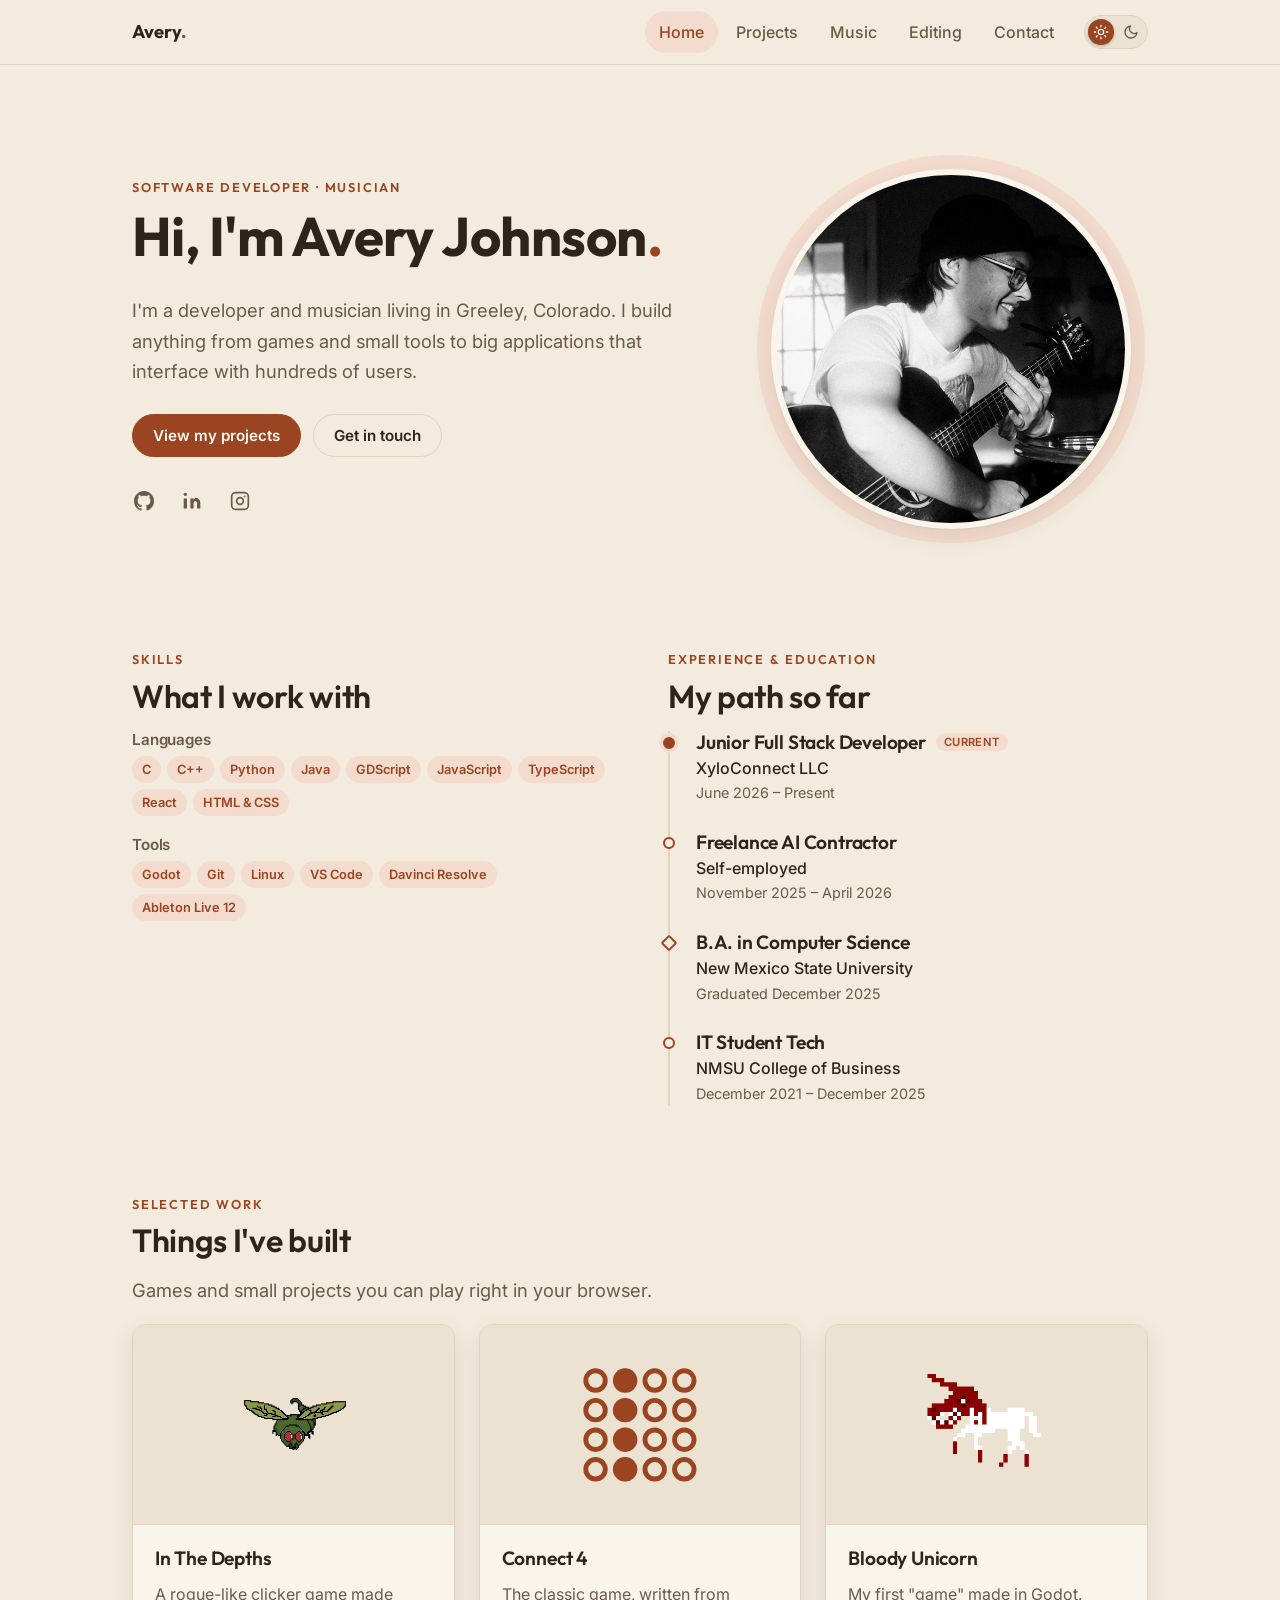
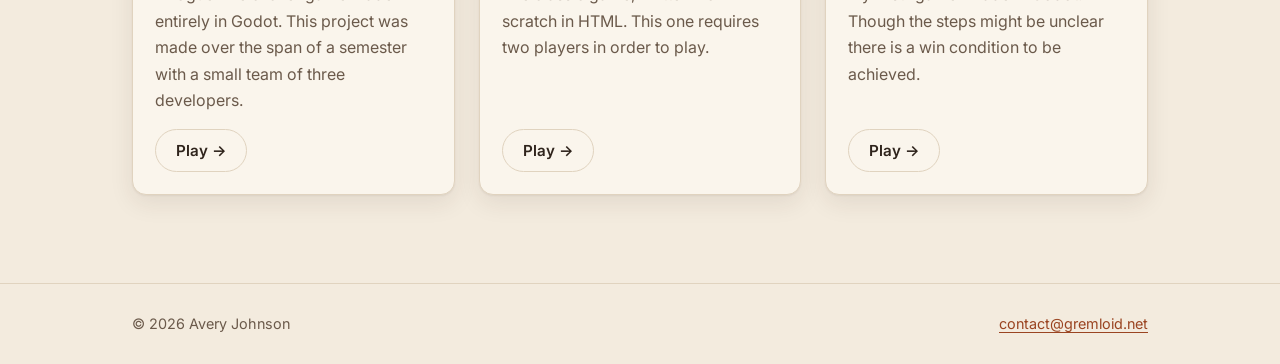
<file: index.html>
<!DOCTYPE html>
<html lang="en">
    <head>
        <meta charset="UTF-8">
        <meta name="viewport" content="width=device-width, initial-scale=1">
        <title>Avery Johnson — Software Developer &amp; Musician</title>
        <meta name="description" content="Portfolio of Avery Johnson, a software developer and musician living in Greeley, Colorado.">

        <!-- Social share previews -->
        <meta property="og:type" content="website">
        <meta property="og:title" content="Avery Johnson — Software Developer &amp; Musician">
        <meta property="og:description" content="Software developer and musician living in Greeley, Colorado.">
        <meta property="og:url" content="https://gremloid.net/">
        <meta property="og:image" content="https://gremloid.net/img/me-640.jpg">

        <link rel="icon" href="favicon.svg?v=2" type="image/svg+xml">
        <link rel="preconnect" href="https://fonts.googleapis.com">
        <link rel="preconnect" href="https://fonts.gstatic.com" crossorigin>
        <link rel="stylesheet" href="https://fonts.googleapis.com/css2?family=Inter:wght@400;500;600&family=Outfit:wght@500;600;700&display=swap">
        <link rel="stylesheet" href="css/style.css?v=5">
        <script src="js/theme.js?v=2"></script>
    </head>

    <body>
        <a class="skip-link" href="#main">Skip to content</a>

        <header class="site-header">
            <nav class="nav container" aria-label="Main">
                <a class="brand" href="index.html">Avery<span>.</span></a>
                <ul class="nav-links" id="nav-links">
                    <li><a href="index.html" aria-current="page">Home</a></li>
                    <li><a href="projects.html">Projects</a></li>
                    <li><a href="music.html">Music</a></li>
                    <li><a href="editing.html">Editing</a></li>
                    <li><a href="contact.html">Contact</a></li>
                </ul>
                <button class="theme-toggle" type="button" role="switch" aria-checked="false" aria-label="Dark mode" title="Switch to dark mode"><span class="theme-toggle-thumb"></span><svg class="theme-icon sun" viewBox="0 0 24 24" aria-hidden="true"><circle cx="12" cy="12" r="4"/><path d="M12 2v2M12 20v2M4.93 4.93l1.41 1.41M17.66 17.66l1.41 1.41M2 12h2M20 12h2M4.93 19.07l1.41-1.41M17.66 6.34l1.41-1.41"/></svg><svg class="theme-icon moon" viewBox="0 0 24 24" aria-hidden="true"><path d="M21 12.79A9 9 0 1 1 11.21 3 7 7 0 0 0 21 12.79z"/></svg></button>
                <button class="icon-button menu-toggle" type="button" aria-label="Menu" aria-controls="nav-links" aria-expanded="false"><span class="bars"></span></button>
            </nav>
        </header>

        <main id="main">
            <!-- Intro -->
            <section class="hero container">
                <div>
                    <p class="eyebrow">Software developer · Musician</p>
                    <h1>Hi, I'm Avery Johnson<span>.</span></h1>
                    <p class="lead">
                        I'm a developer and musician living in Greeley, Colorado. I build anything from games and small tools to big applications that interface with hundreds of users.
                    </p>
                    <div class="button-row">
                        <a class="button" href="projects.html">View my projects</a>
                        <a class="button secondary" href="contact.html">Get in touch</a>
                    </div>
                    <ul class="socials" aria-label="Social links">
                        <li><a href="https://github.com/gremloid" aria-label="GitHub"><svg class="icon" viewBox="0 0 16 16" aria-hidden="true"><path fill="currentColor" d="M8 0c4.42 0 8 3.58 8 8a8.013 8.013 0 0 1-5.45 7.59c-.4.08-.55-.17-.55-.38 0-.27.01-1.13.01-2.2 0-.75-.25-1.23-.54-1.48 1.78-.2 3.65-.88 3.65-3.95 0-.88-.31-1.59-.82-2.15.08-.2.36-1.02-.08-2.12 0 0-.67-.22-2.2.82-.64-.18-1.32-.27-2-.27-.68 0-1.36.09-2 .27-1.53-1.03-2.2-.82-2.2-.82-.44 1.1-.16 1.92-.08 2.12-.51.56-.82 1.28-.82 2.15 0 3.06 1.86 3.75 3.64 3.95-.23.2-.44.55-.51 1.07-.46.21-1.61.55-2.33-.66-.15-.24-.6-.83-1.23-.82-.67.01-.27.38.01.53.34.19.73.9.82 1.13.16.45.68 1.31 2.69.94 0 .67.01 1.3.01 1.49 0 .21-.15.45-.55.38A7.995 7.995 0 0 1 0 8c0-4.42 3.58-8 8-8Z"/></svg></a></li>
                        <li><a href="https://www.linkedin.com/in/avery-johnson-0b3103261/" aria-label="LinkedIn"><svg class="icon" viewBox="0 0 24 24" aria-hidden="true"><g fill="currentColor"><rect x="2" y="9" width="4" height="12"/><circle cx="4" cy="4" r="2"/><path d="M16 8a6 6 0 0 1 6 6v7h-4v-7a2 2 0 0 0-4 0v7h-4V9h4v1.5A5 5 0 0 1 16 8z"/></g></svg></a></li>
                        <li><a href="https://www.instagram.com/javery993/" aria-label="Instagram"><svg class="icon" viewBox="0 0 24 24" aria-hidden="true"><g fill="none" stroke="currentColor" stroke-width="2" stroke-linecap="round" stroke-linejoin="round"><rect x="2" y="2" width="20" height="20" rx="5"/><circle cx="12" cy="12" r="4"/><path d="M17.5 6.5h.01"/></g></svg></a></li>
                    </ul>
                </div>
                <div class="portrait">
                    <img src="img/me-640.jpg" width="640" height="640" alt="Avery Johnson playing an acoustic guitar">
                </div>
            </section>

            <!-- Skills + experience -->
            <section class="section container">
                <div class="two-col">
                    <div>
                        <p class="eyebrow">Skills</p>
                        <h2>What I work with</h2>
                        <div class="skill-group">
                            <h3>Languages</h3>
                            <ul class="tags">
                                <li>C</li>
                                <li>C++</li>
                                <li>Python</li>
                                <li>Java</li>
                                <li>GDScript</li>
                                <li>JavaScript</li>
                                <li>TypeScript</li>
                                <li>React</li>
                                <li>HTML &amp; CSS</li>
                            </ul>
                        </div>
                        <div class="skill-group">
                            <h3>Tools</h3>
                            <ul class="tags">
                                <li>Godot</li>
                                <li>Git</li>
                                <li>Linux</li>
                                <li>VS Code</li>
                                <li>Davinci Resolve</li>
                                <li>Ableton Live 12</li>
                            </ul>
                        </div>
                    </div>

                    <div>
                        <p class="eyebrow">Experience &amp; education</p>
                        <h2>My path so far</h2>
                        <!-- Newest first: read bottom to top for the journey -->
                        <ol class="timeline">
                            <li class="current">
                                <h3>Junior Full Stack Developer <span class="badge">Current</span></h3>
                                <p class="org">XyloConnect LLC</p>
                                <p class="date">June 2026 – Present</p>
                            </li>
                            <li>
                                <h3>Freelance AI Contractor</h3>
                                <p class="org">Self-employed</p>
                                <p class="date">November 2025 – April 2026</p>
                            </li>
                            <li class="milestone">
                                <h3>B.A. in Computer Science</h3>
                                <p class="org">New Mexico State University</p>
                                <p class="date">Graduated December 2025</p>
                            </li>
                            <li>
                                <h3>IT Student Tech</h3>
                                <p class="org">NMSU College of Business</p>
                                <p class="date">December 2021 – December 2025</p>
                            </li>
                        </ol>
                    </div>
                </div>
            </section>

            <!-- Featured work -->
            <section class="section container">
                <p class="eyebrow">Selected work</p>
                <h2>Things I've built</h2>
                <p class="lead">Games and small projects you can play right in your browser.</p>
                <div class="grid">
                    <article class="card project-card">
                        <div class="project-thumb"><img src="icon/bug_icon.png" alt=""></div>
                        <div class="project-body">
                            <h3>In The Depths</h3>
                            <p>A rogue-like clicker game made entirely in Godot. This project was made over the span of a semester with a small team of three developers.</p>
                            <a class="button secondary" href="https://gremloid.github.io">Play →</a>
                        </div>
                    </article>
                    <article class="card project-card">
                        <div class="project-thumb"><svg class="thumb-art" viewBox="0 0 700 700" aria-hidden="true"><g fill="currentColor" stroke="currentColor"><circle cx="95" cy="95" r="56" fill="none" stroke-width="28"/><circle cx="265" cy="95" r="70"/><circle cx="435" cy="95" r="56" fill="none" stroke-width="28"/><circle cx="605" cy="95" r="56" fill="none" stroke-width="28"/><circle cx="95" cy="265" r="56" fill="none" stroke-width="28"/><circle cx="265" cy="265" r="70"/><circle cx="435" cy="265" r="56" fill="none" stroke-width="28"/><circle cx="605" cy="265" r="56" fill="none" stroke-width="28"/><circle cx="95" cy="435" r="56" fill="none" stroke-width="28"/><circle cx="265" cy="435" r="70"/><circle cx="435" cy="435" r="56" fill="none" stroke-width="28"/><circle cx="605" cy="435" r="56" fill="none" stroke-width="28"/><circle cx="95" cy="605" r="56" fill="none" stroke-width="28"/><circle cx="265" cy="605" r="70"/><circle cx="435" cy="605" r="56" fill="none" stroke-width="28"/><circle cx="605" cy="605" r="56" fill="none" stroke-width="28"/></g></svg></div>
                        <div class="project-body">
                            <h3>Connect 4</h3>
                            <p>The classic game, written from scratch in HTML. This one requires two players in order to play.</p>
                            <a class="button secondary" href="connect-4.html">Play →</a>
                        </div>
                    </article>
                    <article class="card project-card">
                        <div class="project-thumb"><img src="icon/bloodyUnicorn.png" alt=""></div>
                        <div class="project-body">
                            <h3>Bloody Unicorn</h3>
                            <p>My first "game" made in Godot. Though the steps might be unclear there is a win condition to be achieved.</p>
                            <a class="button secondary" href="bloodyUnicorn/index.html">Play →</a>
                        </div>
                    </article>
                </div>
            </section>
        </main>

        <footer class="site-footer">
            <div class="container">
                <p>© <span id="year">2026</span> Avery Johnson</p>
                <p><a href="mailto:contact@gremloid.net">contact@gremloid.net</a></p>
            </div>
        </footer>

        <script src="js/site.js?v=2"></script>
    </body>
</html>
</file>
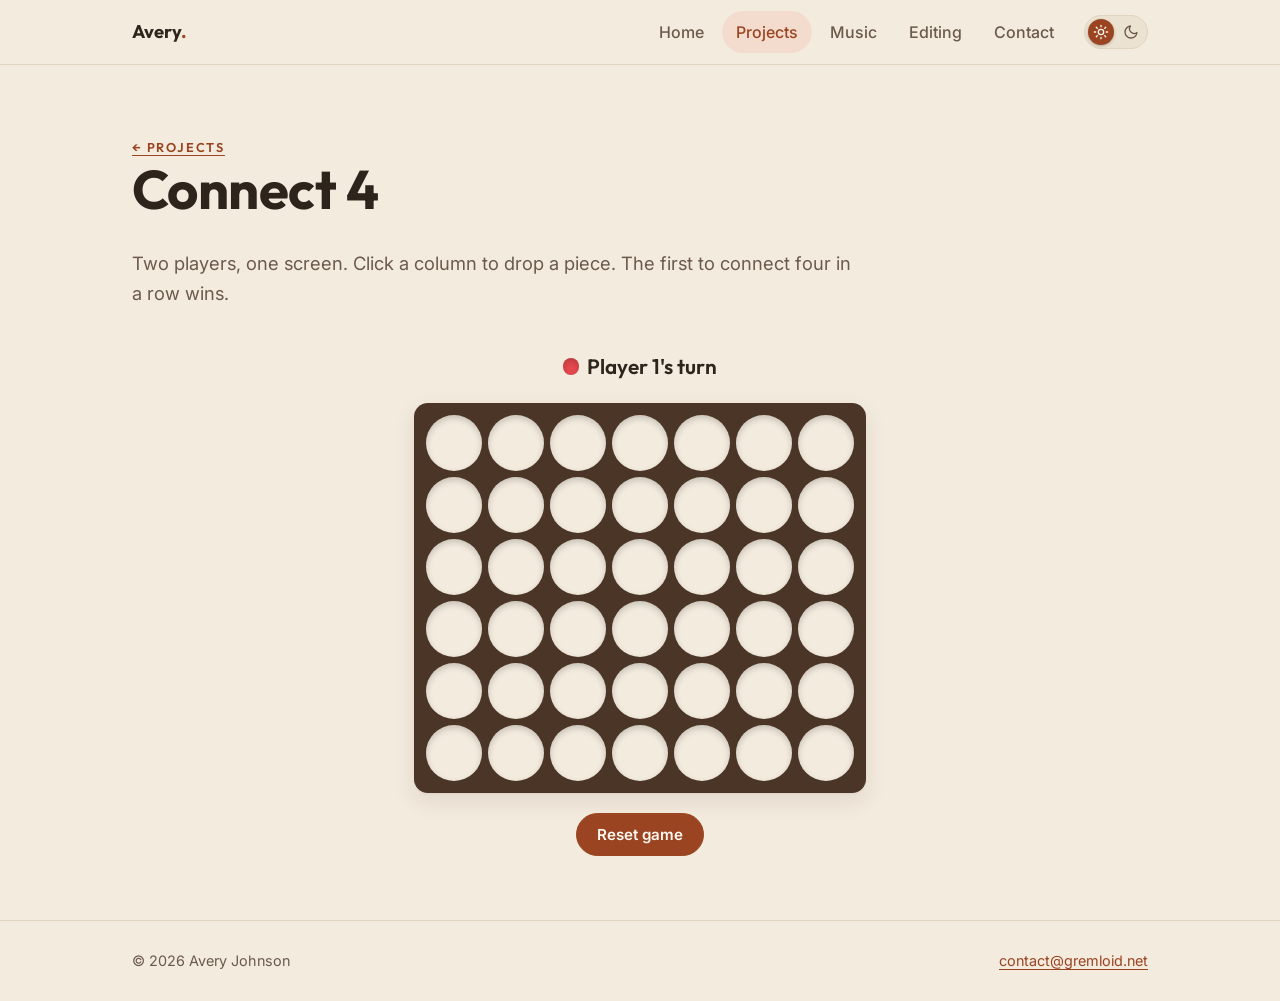
<file: connect-4.html>
<!DOCTYPE html>
<html lang="en">
<head>
    <meta charset="UTF-8">
    <meta name="viewport" content="width=device-width, initial-scale=1">
    <title>Connect 4 — Avery Johnson</title>
    <meta name="description" content="A two-player Connect 4 game written in plain JavaScript.">
    <link rel="icon" href="favicon.svg?v=2" type="image/svg+xml">
    <link rel="preconnect" href="https://fonts.googleapis.com">
    <link rel="preconnect" href="https://fonts.gstatic.com" crossorigin>
    <link rel="stylesheet" href="https://fonts.googleapis.com/css2?family=Inter:wght@400;500;600&family=Outfit:wght@500;600;700&display=swap">
    <link rel="stylesheet" href="css/style.css?v=5">
    <script src="js/theme.js?v=2"></script>
</head>
<body>
    <a class="skip-link" href="#main">Skip to content</a>

    <header class="site-header">
        <nav class="nav container" aria-label="Main">
            <a class="brand" href="index.html">Avery<span>.</span></a>
            <ul class="nav-links" id="nav-links">
                <li><a href="index.html">Home</a></li>
                <li><a href="projects.html" aria-current="page">Projects</a></li>
                <li><a href="music.html">Music</a></li>
                <li><a href="editing.html">Editing</a></li>
                <li><a href="contact.html">Contact</a></li>
            </ul>
            <button class="theme-toggle" type="button" role="switch" aria-checked="false" aria-label="Dark mode" title="Switch to dark mode"><span class="theme-toggle-thumb"></span><svg class="theme-icon sun" viewBox="0 0 24 24" aria-hidden="true"><circle cx="12" cy="12" r="4"/><path d="M12 2v2M12 20v2M4.93 4.93l1.41 1.41M17.66 17.66l1.41 1.41M2 12h2M20 12h2M4.93 19.07l1.41-1.41M17.66 6.34l1.41-1.41"/></svg><svg class="theme-icon moon" viewBox="0 0 24 24" aria-hidden="true"><path d="M21 12.79A9 9 0 1 1 11.21 3 7 7 0 0 0 21 12.79z"/></svg></button>
            <button class="icon-button menu-toggle" type="button" aria-label="Menu" aria-controls="nav-links" aria-expanded="false"><span class="bars"></span></button>
        </nav>
    </header>

    <main id="main">
        <section class="page-header container">
            <p class="eyebrow"><a href="projects.html">← Projects</a></p>
            <h1>Connect 4</h1>
            <p class="lead">Two players, one screen. Click a column to drop a piece. The first to connect four in a row wins.</p>
        </section>

        <div class="container game">
            <p class="game-status" id="message" aria-live="polite"></p>
            <div class="board" id="board"></div>
            <button class="button" type="button" onclick="resetGame()">Reset game</button>
        </div>
    </main>

    <footer class="site-footer">
        <div class="container">
            <p>© <span id="year">2026</span> Avery Johnson</p>
            <p><a href="mailto:contact@gremloid.net">contact@gremloid.net</a></p>
        </div>
    </footer>

    <script>
        const ROWS = 6, COLS = 7;
        let board = Array.from({ length: ROWS }, () => Array(COLS).fill(null));
        let currentPlayer = 'red';
        let gameOver = false;

        const boardElement = document.getElementById("board");
        const messageElement = document.getElementById("message");

        // Shows the status text with a colored chip for the current player
        function setMessage(text, player) {
            messageElement.innerHTML = '';
            if (player) {
                const chip = document.createElement('span');
                chip.className = 'chip cell ' + player;
                messageElement.appendChild(chip);
            }
            messageElement.appendChild(document.createTextNode(text));
        }

        function playerName(player) {
            return player === 'red' ? 'Player 1' : 'Player 2';
        }

        function createBoard() {
            boardElement.innerHTML = "";
            for (let row = 0; row < ROWS; row++) {
                for (let col = 0; col < COLS; col++) {
                    const cell = document.createElement("div");
                    cell.classList.add("cell");
                    cell.dataset.row = row;
                    cell.dataset.col = col;
                    cell.addEventListener("click", () => dropPiece(col));
                    boardElement.appendChild(cell);
                }
            }
        }

        function dropPiece(col) {
            if (gameOver) return;
            for (let row = ROWS - 1; row >= 0; row--) {
                if (!board[row][col]) {
                    board[row][col] = currentPlayer;
                    updateBoard();
                    if (checkWin(row, col)) {
                        setMessage(`${playerName(currentPlayer)} wins!`, currentPlayer);
                        gameOver = true;
                    } else if (board[0].every(cell => cell)) {
                        setMessage("It's a draw!");
                        gameOver = true;
                    } else {
                        currentPlayer = currentPlayer === 'red' ? 'yellow' : 'red';
                        setMessage(`${playerName(currentPlayer)}'s turn`, currentPlayer);
                    }
                    return;
                }
            }
        }

        function updateBoard() {
            document.querySelectorAll("#board .cell").forEach(cell => {
                let row = cell.dataset.row;
                let col = cell.dataset.col;
                cell.classList.remove("red", "yellow");
                if (board[row][col]) {
                    cell.classList.add(board[row][col]);
                }
            });
        }

        function checkWin(row, col) {
            return checkDirection(row, col, 1, 0) || // Vertical
                   checkDirection(row, col, 0, 1) || // Horizontal
                   checkDirection(row, col, 1, 1) || // Diagonal /
                   checkDirection(row, col, 1, -1);  // Diagonal \
        }

        function checkDirection(row, col, rowDir, colDir) {
            let count = 1;
            count += countPieces(row, col, rowDir, colDir);
            count += countPieces(row, col, -rowDir, -colDir);
            return count >= 4;
        }

        function countPieces(row, col, rowDir, colDir) {
            let count = 0;
            let r = row + rowDir;
            let c = col + colDir;
            while (r >= 0 && r < ROWS && c >= 0 && c < COLS && board[r][c] === currentPlayer) {
                count++;
                r += rowDir;
                c += colDir;
            }
            return count;
        }

        function resetGame() {
            board = Array.from({ length: ROWS }, () => Array(COLS).fill(null));
            currentPlayer = 'red';
            gameOver = false;
            setMessage(`${playerName(currentPlayer)}'s turn`, currentPlayer);
            updateBoard();
        }

        createBoard();
        resetGame();
    </script>
    <script src="js/site.js?v=2"></script>
</body>
</html>
</file>
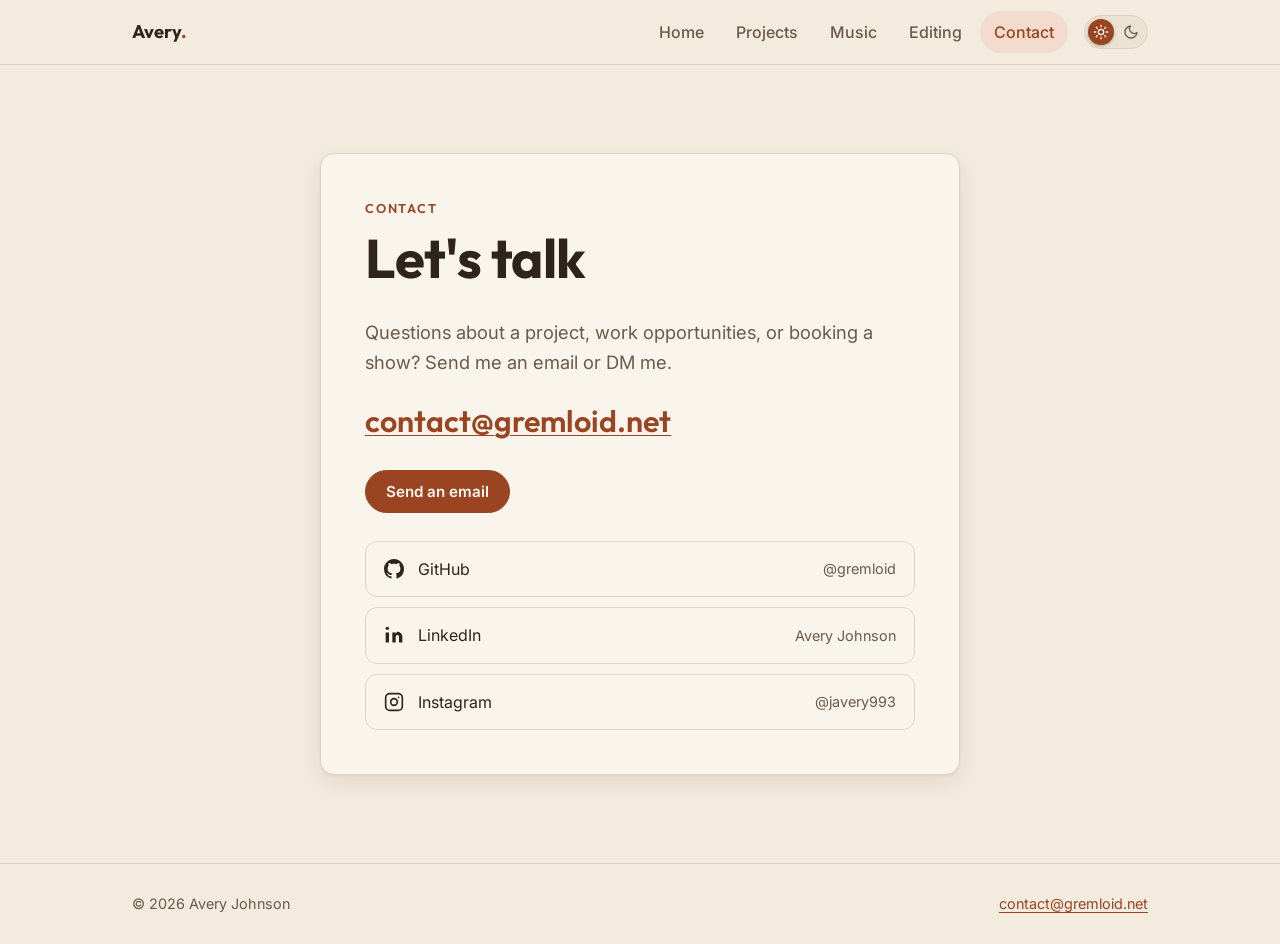
<file: contact.html>
<!DOCTYPE html>
<html lang="en">
    <head>
        <meta charset="UTF-8">
        <meta name="viewport" content="width=device-width, initial-scale=1">
        <title>Contact — Avery Johnson</title>
        <meta name="description" content="Get in touch with Avery Johnson.">
        <link rel="icon" href="favicon.svg?v=2" type="image/svg+xml">
        <link rel="preconnect" href="https://fonts.googleapis.com">
        <link rel="preconnect" href="https://fonts.gstatic.com" crossorigin>
        <link rel="stylesheet" href="https://fonts.googleapis.com/css2?family=Inter:wght@400;500;600&family=Outfit:wght@500;600;700&display=swap">
        <link rel="stylesheet" href="css/style.css?v=5">
        <script src="js/theme.js?v=2"></script>
    </head>

    <body>
        <a class="skip-link" href="#main">Skip to content</a>

        <header class="site-header">
            <nav class="nav container" aria-label="Main">
                <a class="brand" href="index.html">Avery<span>.</span></a>
                <ul class="nav-links" id="nav-links">
                    <li><a href="index.html">Home</a></li>
                    <li><a href="projects.html">Projects</a></li>
                    <li><a href="music.html">Music</a></li>
                    <li><a href="editing.html">Editing</a></li>
                    <li><a href="contact.html" aria-current="page">Contact</a></li>
                </ul>
                <button class="theme-toggle" type="button" role="switch" aria-checked="false" aria-label="Dark mode" title="Switch to dark mode"><span class="theme-toggle-thumb"></span><svg class="theme-icon sun" viewBox="0 0 24 24" aria-hidden="true"><circle cx="12" cy="12" r="4"/><path d="M12 2v2M12 20v2M4.93 4.93l1.41 1.41M17.66 17.66l1.41 1.41M2 12h2M20 12h2M4.93 19.07l1.41-1.41M17.66 6.34l1.41-1.41"/></svg><svg class="theme-icon moon" viewBox="0 0 24 24" aria-hidden="true"><path d="M21 12.79A9 9 0 1 1 11.21 3 7 7 0 0 0 21 12.79z"/></svg></button>
                <button class="icon-button menu-toggle" type="button" aria-label="Menu" aria-controls="nav-links" aria-expanded="false"><span class="bars"></span></button>
            </nav>
        </header>

        <main id="main">
            <section class="section container">
                <div class="card contact-card">
                    <p class="eyebrow">Contact</p>
                    <h1>Let's talk</h1>
                    <p class="lead">Questions about a project, work opportunities, or booking a show? Send me an email or DM me.</p>
                    <a class="contact-email" href="mailto:contact@gremloid.net">contact@gremloid.net</a>
                    <div class="button-row">
                        <a class="button" href="mailto:contact@gremloid.net">Send an email</a>
                    </div>

                    <ul class="contact-links">
                        <li>
                            <a href="https://github.com/gremloid">
                                <svg class="icon" viewBox="0 0 16 16" aria-hidden="true"><path fill="currentColor" d="M8 0c4.42 0 8 3.58 8 8a8.013 8.013 0 0 1-5.45 7.59c-.4.08-.55-.17-.55-.38 0-.27.01-1.13.01-2.2 0-.75-.25-1.23-.54-1.48 1.78-.2 3.65-.88 3.65-3.95 0-.88-.31-1.59-.82-2.15.08-.2.36-1.02-.08-2.12 0 0-.67-.22-2.2.82-.64-.18-1.32-.27-2-.27-.68 0-1.36.09-2 .27-1.53-1.03-2.2-.82-2.2-.82-.44 1.1-.16 1.92-.08 2.12-.51.56-.82 1.28-.82 2.15 0 3.06 1.86 3.75 3.64 3.95-.23.2-.44.55-.51 1.07-.46.21-1.61.55-2.33-.66-.15-.24-.6-.83-1.23-.82-.67.01-.27.38.01.53.34.19.73.9.82 1.13.16.45.68 1.31 2.69.94 0 .67.01 1.3.01 1.49 0 .21-.15.45-.55.38A7.995 7.995 0 0 1 0 8c0-4.42 3.58-8 8-8Z"/></svg> GitHub <span class="handle">@gremloid</span>
                            </a>
                        </li>
                        <li>
                            <a href="https://www.linkedin.com/in/avery-johnson-0b3103261/">
                                <svg class="icon" viewBox="0 0 24 24" aria-hidden="true"><g fill="currentColor"><rect x="2" y="9" width="4" height="12"/><circle cx="4" cy="4" r="2"/><path d="M16 8a6 6 0 0 1 6 6v7h-4v-7a2 2 0 0 0-4 0v7h-4V9h4v1.5A5 5 0 0 1 16 8z"/></g></svg> LinkedIn <span class="handle">Avery Johnson</span>
                            </a>
                        </li>
                        <li>
                            <a href="https://www.instagram.com/javery993/">
                                <svg class="icon" viewBox="0 0 24 24" aria-hidden="true"><g fill="none" stroke="currentColor" stroke-width="2" stroke-linecap="round" stroke-linejoin="round"><rect x="2" y="2" width="20" height="20" rx="5"/><circle cx="12" cy="12" r="4"/><path d="M17.5 6.5h.01"/></g></svg> Instagram <span class="handle">@javery993</span>
                            </a>
                        </li>
                    </ul>
                </div>
            </section>
        </main>

        <footer class="site-footer">
            <div class="container">
                <p>© <span id="year">2026</span> Avery Johnson</p>
                <p><a href="mailto:contact@gremloid.net">contact@gremloid.net</a></p>
            </div>
        </footer>

        <script src="js/site.js?v=2"></script>
    </body>
</html>
</file>
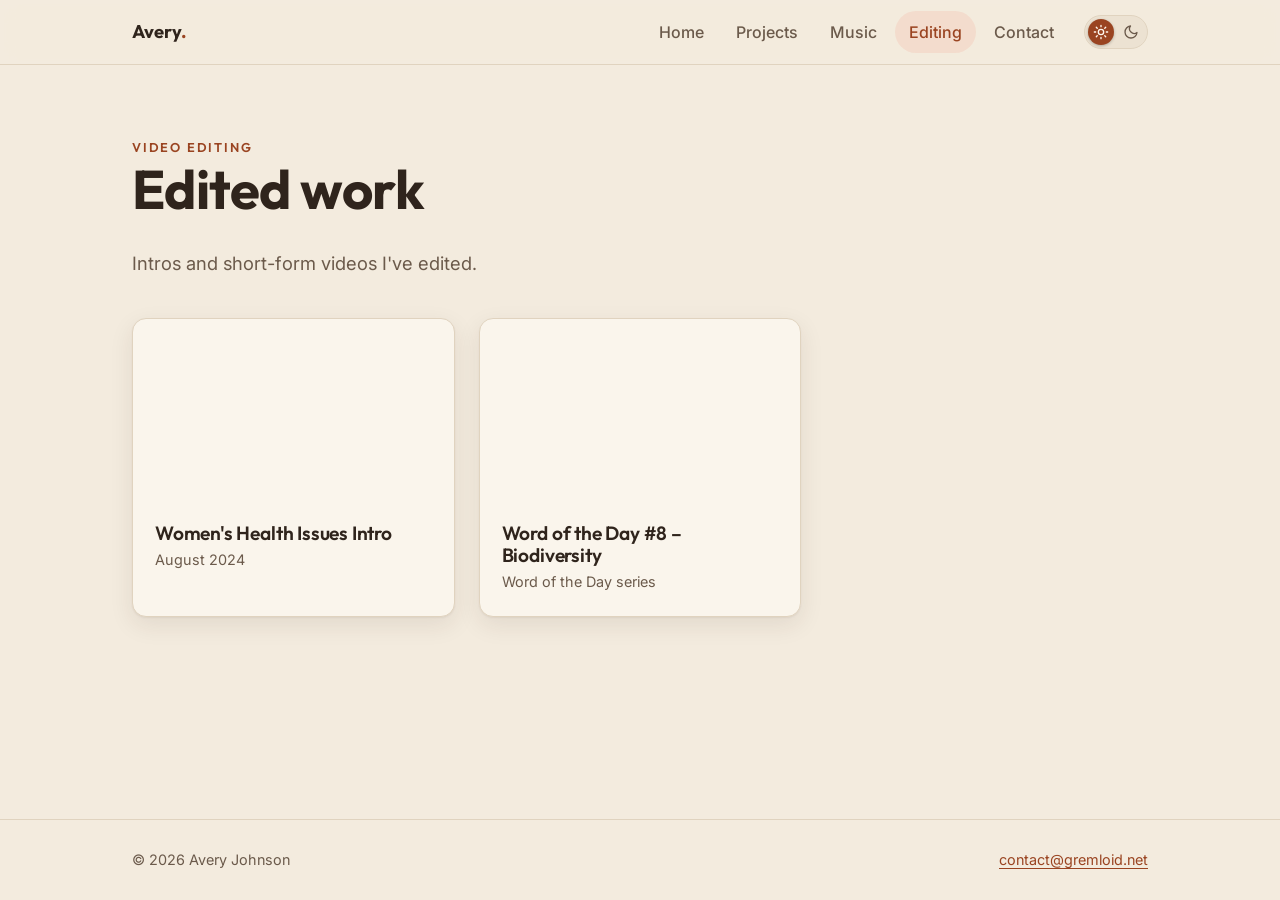
<file: editing.html>
<!DOCTYPE html>
<html lang="en">
    <head>
        <meta charset="UTF-8">
        <meta name="viewport" content="width=device-width, initial-scale=1">
        <title>Video Editing — Avery Johnson</title>
        <meta name="description" content="Video editing work by Avery Johnson.">
        <link rel="icon" href="favicon.svg?v=2" type="image/svg+xml">
        <link rel="preconnect" href="https://fonts.googleapis.com">
        <link rel="preconnect" href="https://fonts.gstatic.com" crossorigin>
        <link rel="stylesheet" href="https://fonts.googleapis.com/css2?family=Inter:wght@400;500;600&family=Outfit:wght@500;600;700&display=swap">
        <link rel="stylesheet" href="css/style.css?v=5">
        <script src="js/theme.js?v=2"></script>
    </head>

    <body>
        <a class="skip-link" href="#main">Skip to content</a>

        <header class="site-header">
            <nav class="nav container" aria-label="Main">
                <a class="brand" href="index.html">Avery<span>.</span></a>
                <ul class="nav-links" id="nav-links">
                    <li><a href="index.html">Home</a></li>
                    <li><a href="projects.html">Projects</a></li>
                    <li><a href="music.html">Music</a></li>
                    <li><a href="editing.html" aria-current="page">Editing</a></li>
                    <li><a href="contact.html">Contact</a></li>
                </ul>
                <button class="theme-toggle" type="button" role="switch" aria-checked="false" aria-label="Dark mode" title="Switch to dark mode"><span class="theme-toggle-thumb"></span><svg class="theme-icon sun" viewBox="0 0 24 24" aria-hidden="true"><circle cx="12" cy="12" r="4"/><path d="M12 2v2M12 20v2M4.93 4.93l1.41 1.41M17.66 17.66l1.41 1.41M2 12h2M20 12h2M4.93 19.07l1.41-1.41M17.66 6.34l1.41-1.41"/></svg><svg class="theme-icon moon" viewBox="0 0 24 24" aria-hidden="true"><path d="M21 12.79A9 9 0 1 1 11.21 3 7 7 0 0 0 21 12.79z"/></svg></button>
                <button class="icon-button menu-toggle" type="button" aria-label="Menu" aria-controls="nav-links" aria-expanded="false"><span class="bars"></span></button>
            </nav>
        </header>

        <main id="main">
            <section class="page-header container">
                <p class="eyebrow">Video editing</p>
                <h1>Edited work</h1>
                <p class="lead">Intros and short-form videos I've edited.</p>
            </section>

            <section class="section container" style="padding-top: 0">
                <div class="grid">
                    <article class="card video-card">
                        <iframe src="https://www.youtube-nocookie.com/embed/nwgb382opwY" title="Women's Health Issues Intro"
                            allow="accelerometer; autoplay; clipboard-write; encrypted-media; gyroscope; picture-in-picture; web-share"
                            referrerpolicy="strict-origin-when-cross-origin" loading="lazy" allowfullscreen></iframe>
                        <div class="project-body">
                            <h3>Women's Health Issues Intro</h3>
                            <p class="date">August 2024</p>
                        </div>
                    </article>

                    <article class="card video-card">
                        <iframe src="https://www.youtube-nocookie.com/embed/rjcOki-mvoU?list=PLLXF3WMQpEBFyxMLmzRJh5aSE4H1eUo4i" title="Word of the Day #8 - Biodiversity"
                            allow="accelerometer; autoplay; clipboard-write; encrypted-media; gyroscope; picture-in-picture; web-share"
                            referrerpolicy="strict-origin-when-cross-origin" loading="lazy" allowfullscreen></iframe>
                        <div class="project-body">
                            <h3>Word of the Day #8 – Biodiversity</h3>
                            <p class="date">Word of the Day series</p>
                        </div>
                    </article>
                </div>
            </section>
        </main>

        <footer class="site-footer">
            <div class="container">
                <p>© <span id="year">2026</span> Avery Johnson</p>
                <p><a href="mailto:contact@gremloid.net">contact@gremloid.net</a></p>
            </div>
        </footer>

        <script src="js/site.js?v=2"></script>
    </body>
</html>
</file>
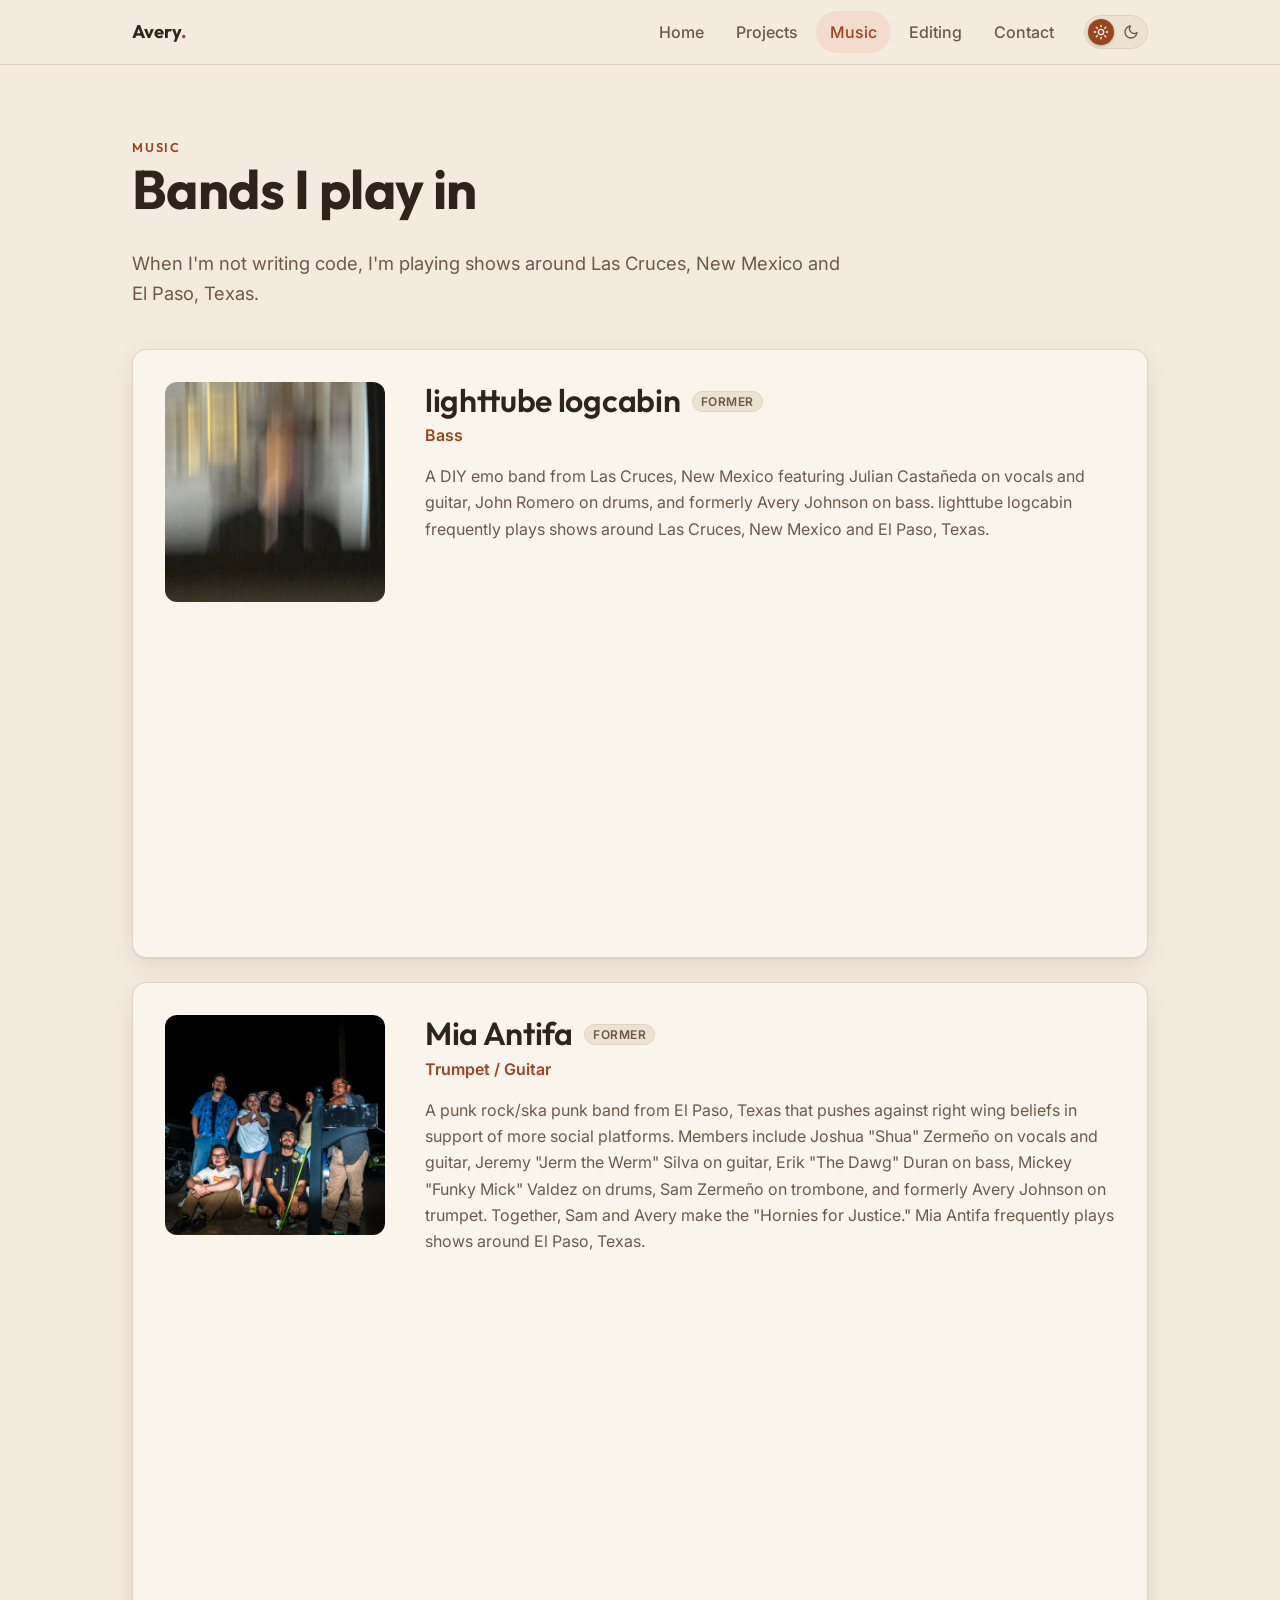
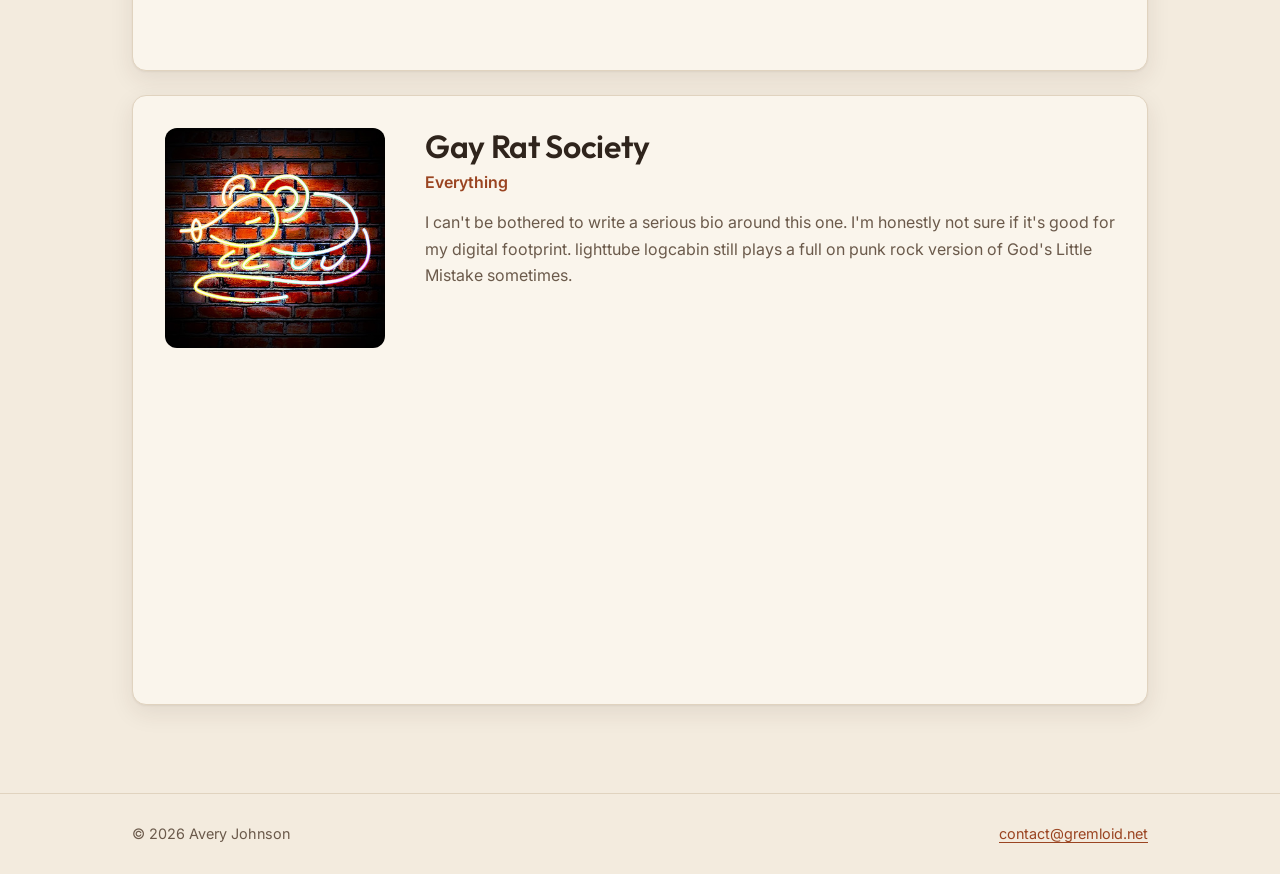
<file: music.html>
<!DOCTYPE html>
<html lang="en">
    <head>
        <meta charset="UTF-8">
        <meta name="viewport" content="width=device-width, initial-scale=1">
        <title>Music — Avery Johnson</title>
        <meta name="description" content="Bands Avery Johnson plays in around Las Cruces, New Mexico and El Paso, Texas.">
        <link rel="icon" href="favicon.svg?v=2" type="image/svg+xml">
        <link rel="preconnect" href="https://fonts.googleapis.com">
        <link rel="preconnect" href="https://fonts.gstatic.com" crossorigin>
        <link rel="stylesheet" href="https://fonts.googleapis.com/css2?family=Inter:wght@400;500;600&family=Outfit:wght@500;600;700&display=swap">
        <link rel="stylesheet" href="css/style.css?v=5">
        <script src="js/theme.js?v=2"></script>
    </head>

    <body>
        <a class="skip-link" href="#main">Skip to content</a>

        <header class="site-header">
            <nav class="nav container" aria-label="Main">
                <a class="brand" href="index.html">Avery<span>.</span></a>
                <ul class="nav-links" id="nav-links">
                    <li><a href="index.html">Home</a></li>
                    <li><a href="projects.html">Projects</a></li>
                    <li><a href="music.html" aria-current="page">Music</a></li>
                    <li><a href="editing.html">Editing</a></li>
                    <li><a href="contact.html">Contact</a></li>
                </ul>
                <button class="theme-toggle" type="button" role="switch" aria-checked="false" aria-label="Dark mode" title="Switch to dark mode"><span class="theme-toggle-thumb"></span><svg class="theme-icon sun" viewBox="0 0 24 24" aria-hidden="true"><circle cx="12" cy="12" r="4"/><path d="M12 2v2M12 20v2M4.93 4.93l1.41 1.41M17.66 17.66l1.41 1.41M2 12h2M20 12h2M4.93 19.07l1.41-1.41M17.66 6.34l1.41-1.41"/></svg><svg class="theme-icon moon" viewBox="0 0 24 24" aria-hidden="true"><path d="M21 12.79A9 9 0 1 1 11.21 3 7 7 0 0 0 21 12.79z"/></svg></button>
                <button class="icon-button menu-toggle" type="button" aria-label="Menu" aria-controls="nav-links" aria-expanded="false"><span class="bars"></span></button>
            </nav>
        </header>

        <main id="main">
            <section class="page-header container">
                <p class="eyebrow">Music</p>
                <h1>Bands I play in</h1>
                <p class="lead">When I'm not writing code, I'm playing shows around Las Cruces, New Mexico and El Paso, Texas.</p>
            </section>

            <section class="section container" style="padding-top: 0">
                <article class="card band">
                    <img src="img/lighttube.jpg" width="350" height="350" alt="lighttube logcabin band photo">
                    <div>
                        <h2>lighttube logcabin <span class="badge muted">Former</span></h2>
                        <p class="role">Bass</p>
                        <p>
                            A DIY emo band from Las Cruces, New Mexico featuring Julian Castañeda on vocals and guitar,
                            John Romero on drums, and formerly Avery Johnson on bass. lighttube logcabin frequently plays shows
                            around Las Cruces, New Mexico and El Paso, Texas.
                        </p>
                        <iframe title="lighttube logcabin on Spotify" src="https://open.spotify.com/embed/artist/3D95t7O5af6HWw2ZdbaoYw?utm_source=generator&theme=0"
                            allow="autoplay; clipboard-write; encrypted-media; fullscreen; picture-in-picture" loading="lazy"></iframe>
                    </div>
                </article>

                <article class="card band">
                    <img src="img/mia-antifa.png" width="486" height="486" alt="Mia Antifa band logo">
                    <div>
                        <h2>Mia Antifa <span class="badge muted">Former</span></h2>
                        <p class="role">Trumpet / Guitar</p>
                        <p>
                            A punk rock/ska punk band from El Paso, Texas that pushes against right wing beliefs in support of
                            more social platforms. Members include Joshua "Shua" Zermeño on vocals and guitar, Jeremy "Jerm the Werm"
                            Silva on guitar, Erik "The Dawg" Duran on bass, Mickey "Funky Mick" Valdez on drums, Sam Zermeño on
                            trombone, and formerly Avery Johnson on trumpet. Together, Sam and Avery make the "Hornies for Justice."
                            Mia Antifa frequently plays shows around El Paso, Texas.
                        </p>
                        <iframe title="Mia Antifa on Spotify" src="https://open.spotify.com/embed/artist/6l7Sz7tuVOWP2108dKbE3C?utm_source=generator&theme=0"
                            allow="autoplay; clipboard-write; encrypted-media; fullscreen; picture-in-picture" loading="lazy"></iframe>
                    </div>
                </article>

                <article class="card band">
                    <img src="img/grs.jpg" width="350" height="350" alt="Gay Rat Society cover art">
                    <div>
                        <h2>Gay Rat Society</h2>
                        <p class="role">Everything</p>
                        <p>
                            I can't be bothered to write a serious bio around this one. I'm honestly not sure if it's good for my
                            digital footprint. lighttube logcabin still plays a full on punk rock version of God's Little Mistake sometimes.
                        </p>
                        <iframe title="Gay Rat Society on Spotify" src="https://open.spotify.com/embed/artist/4a9Q0xXGD5tYjujb491Vov?utm_source=generator&theme=0"
                            allow="autoplay; clipboard-write; encrypted-media; fullscreen; picture-in-picture" loading="lazy"></iframe>
                    </div>
                </article>
            </section>
        </main>

        <footer class="site-footer">
            <div class="container">
                <p>© <span id="year">2026</span> Avery Johnson</p>
                <p><a href="mailto:contact@gremloid.net">contact@gremloid.net</a></p>
            </div>
        </footer>

        <script src="js/site.js?v=2"></script>
    </body>
</html>
</file>
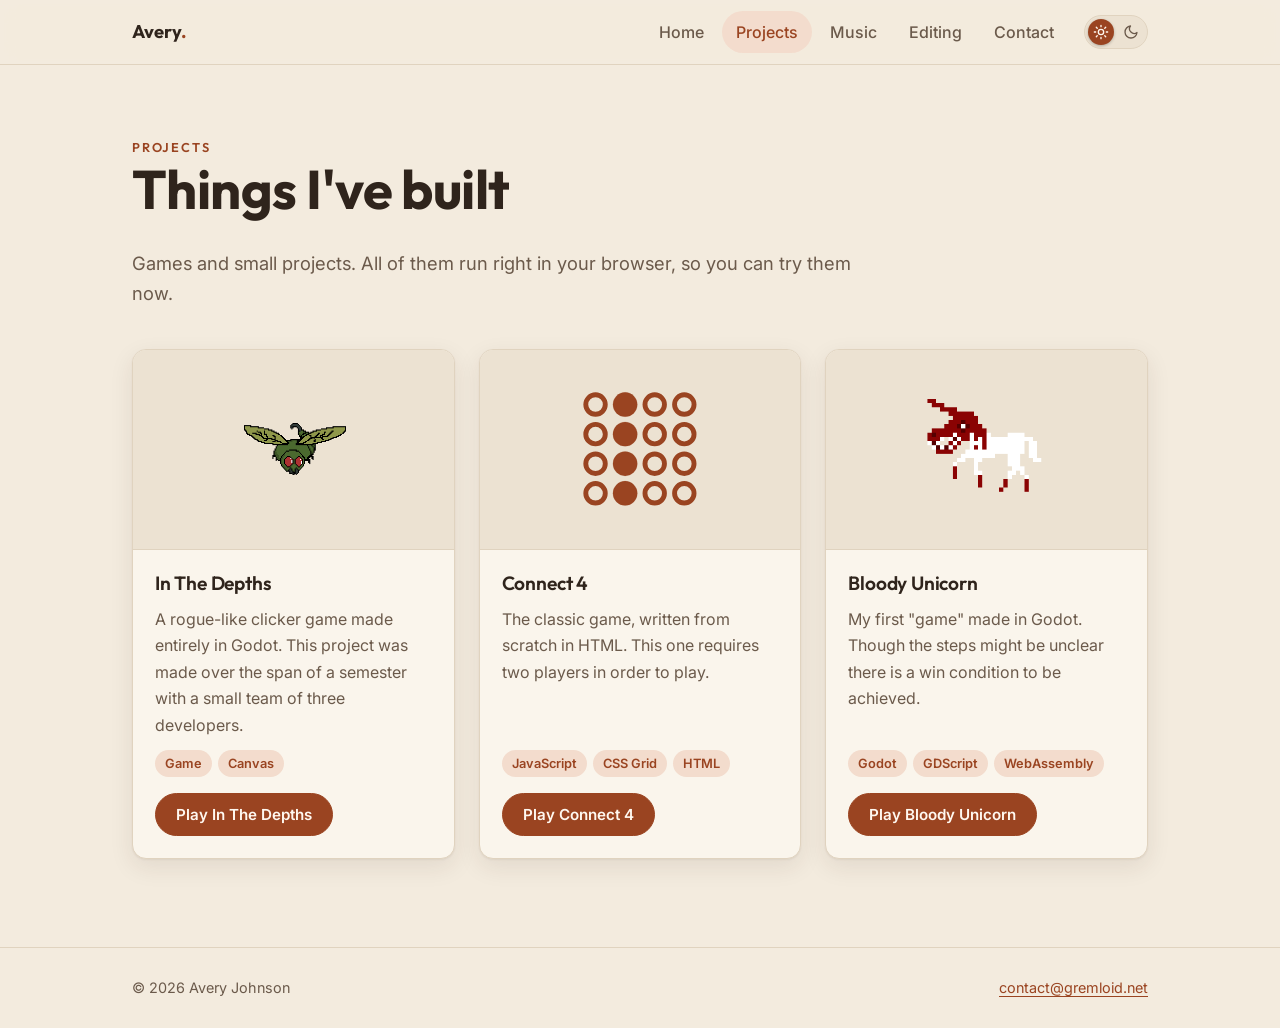
<file: projects.html>
<!DOCTYPE html>
<html lang="en">
    <head>
        <meta charset="UTF-8">
        <meta name="viewport" content="width=device-width, initial-scale=1">
        <title>Projects — Avery Johnson</title>
        <meta name="description" content="Games and software projects by Avery Johnson.">
        <link rel="icon" href="favicon.svg?v=2" type="image/svg+xml">
        <link rel="preconnect" href="https://fonts.googleapis.com">
        <link rel="preconnect" href="https://fonts.gstatic.com" crossorigin>
        <link rel="stylesheet" href="https://fonts.googleapis.com/css2?family=Inter:wght@400;500;600&family=Outfit:wght@500;600;700&display=swap">
        <link rel="stylesheet" href="css/style.css?v=5">
        <script src="js/theme.js?v=2"></script>
    </head>

    <body>
        <a class="skip-link" href="#main">Skip to content</a>

        <header class="site-header">
            <nav class="nav container" aria-label="Main">
                <a class="brand" href="index.html">Avery<span>.</span></a>
                <ul class="nav-links" id="nav-links">
                    <li><a href="index.html">Home</a></li>
                    <li><a href="projects.html" aria-current="page">Projects</a></li>
                    <li><a href="music.html">Music</a></li>
                    <li><a href="editing.html">Editing</a></li>
                    <li><a href="contact.html">Contact</a></li>
                </ul>
                <button class="theme-toggle" type="button" role="switch" aria-checked="false" aria-label="Dark mode" title="Switch to dark mode"><span class="theme-toggle-thumb"></span><svg class="theme-icon sun" viewBox="0 0 24 24" aria-hidden="true"><circle cx="12" cy="12" r="4"/><path d="M12 2v2M12 20v2M4.93 4.93l1.41 1.41M17.66 17.66l1.41 1.41M2 12h2M20 12h2M4.93 19.07l1.41-1.41M17.66 6.34l1.41-1.41"/></svg><svg class="theme-icon moon" viewBox="0 0 24 24" aria-hidden="true"><path d="M21 12.79A9 9 0 1 1 11.21 3 7 7 0 0 0 21 12.79z"/></svg></button>
                <button class="icon-button menu-toggle" type="button" aria-label="Menu" aria-controls="nav-links" aria-expanded="false"><span class="bars"></span></button>
            </nav>
        </header>

        <main id="main">
            <section class="page-header container">
                <p class="eyebrow">Projects</p>
                <h1>Things I've built</h1>
                <p class="lead">Games and small projects. All of them run right in your browser, so you can try them now.</p>
            </section>

            <section class="section container" style="padding-top: 0">
                <div class="grid">
                    <article class="card project-card">
                        <div class="project-thumb"><img src="icon/bug_icon.png" alt=""></div>
                        <div class="project-body">
                            <h3>In The Depths</h3>
                            <p>A rogue-like clicker game made entirely in Godot. This project was made over the span of a semester with a small team of three developers.</p>
                            <ul class="tags">
                                <li>Game</li>
                                <li>Canvas</li>
                            </ul>
                            <a class="button" href="https://gremloid.github.io">Play In The Depths</a>
                        </div>
                    </article>

                    <article class="card project-card">
                        <div class="project-thumb"><svg class="thumb-art" viewBox="0 0 700 700" aria-hidden="true"><g fill="currentColor" stroke="currentColor"><circle cx="95" cy="95" r="56" fill="none" stroke-width="28"/><circle cx="265" cy="95" r="70"/><circle cx="435" cy="95" r="56" fill="none" stroke-width="28"/><circle cx="605" cy="95" r="56" fill="none" stroke-width="28"/><circle cx="95" cy="265" r="56" fill="none" stroke-width="28"/><circle cx="265" cy="265" r="70"/><circle cx="435" cy="265" r="56" fill="none" stroke-width="28"/><circle cx="605" cy="265" r="56" fill="none" stroke-width="28"/><circle cx="95" cy="435" r="56" fill="none" stroke-width="28"/><circle cx="265" cy="435" r="70"/><circle cx="435" cy="435" r="56" fill="none" stroke-width="28"/><circle cx="605" cy="435" r="56" fill="none" stroke-width="28"/><circle cx="95" cy="605" r="56" fill="none" stroke-width="28"/><circle cx="265" cy="605" r="70"/><circle cx="435" cy="605" r="56" fill="none" stroke-width="28"/><circle cx="605" cy="605" r="56" fill="none" stroke-width="28"/></g></svg></div>
                        <div class="project-body">
                            <h3>Connect 4</h3>
                            <p>The classic game, written from scratch in HTML. This one requires two players in order to play.</p>
                            <ul class="tags">
                                <li>JavaScript</li>
                                <li>CSS Grid</li>
                                <li>HTML</li>
                            </ul>
                            <a class="button" href="connect-4.html">Play Connect 4</a>
                        </div>
                    </article>

                    <article class="card project-card">
                        <div class="project-thumb"><img src="icon/bloodyUnicorn.png" alt=""></div>
                        <div class="project-body">
                            <h3>Bloody Unicorn</h3>
                            <p>My first "game" made in Godot. Though the steps might be unclear there is a win condition to be achieved.</p>
                            <ul class="tags">
                                <li>Godot</li>
                                <li>GDScript</li>
                                <li>WebAssembly</li>
                            </ul>
                            <a class="button" href="bloodyUnicorn/index.html">Play Bloody Unicorn</a>
                        </div>
                    </article>
                </div>
            </section>
        </main>

        <footer class="site-footer">
            <div class="container">
                <p>© <span id="year">2026</span> Avery Johnson</p>
                <p><a href="mailto:contact@gremloid.net">contact@gremloid.net</a></p>
            </div>
        </footer>

        <script src="js/site.js?v=2"></script>
    </body>
</html>
</file>
<file: css/style.css>
/* ==========================================================================
   gremloid.net — shared stylesheet
   Every page links this one file, so colors, spacing, and the nav only
   need to be changed in one place.
   ========================================================================== */

/* ---------- Design tokens ---------- */
:root {
    /* Warm "paper and terracotta" light theme. Every text/background pairing below
       meets WCAG AA contrast (4.5:1 or better). */
    --bg: #f3ebde;
    --surface: #faf5ec;
    --surface-2: #ece2d2;
    --text: #2f241c;
    --muted: #6b5a4b;
    --border: #e0d3bf;
    --accent: #9a4421;
    --accent-hover: #823819;
    --accent-soft: #f3dccd;
    --on-accent: #fff8f0;
    --board: #4a3527;
    --shadow: 0 1px 2px rgba(60, 38, 20, .06), 0 8px 24px rgba(60, 38, 20, .09);

    --font-display: "Outfit", "Avantgarde", "TeX Gyre Adventor", "URW Gothic L", system-ui, sans-serif;
    --font-body: "Inter", system-ui, -apple-system, "Segoe UI", Roboto, sans-serif;

    --radius: 14px;
    --max-width: 1080px;
    --gutter: clamp(16px, 4vw, 32px);
    color-scheme: light;
}

/* Saved preference wins; otherwise follow the operating system. */
:root[data-theme="dark"] {
    /* Warm "espresso and amber" dark theme */
    --bg: #1d1713;
    --surface: #27201a;
    --surface-2: #312820;
    --text: #f0e4d3;
    --muted: #b9a690;
    --border: #3d3128;
    --accent: #e8a065;
    --accent-hover: #f2b47e;
    --accent-soft: #3f2c1f;
    --on-accent: #1d1713;
    --board: #4a3527;
    --shadow: 0 1px 2px rgba(0, 0, 0, .3), 0 8px 24px rgba(0, 0, 0, .35);
    color-scheme: dark;
}

/* ---------- Base ---------- */
*, *::before, *::after { box-sizing: border-box; }

html { scroll-behavior: smooth; }

body {
    margin: 0;
    background: var(--bg);
    color: var(--text);
    font-family: var(--font-body);
    font-size: 1rem;
    line-height: 1.65;
    -webkit-font-smoothing: antialiased;
    display: flex;
    flex-direction: column;
    min-height: 100vh;
}

main { flex: 1; }

h1, h2, h3 {
    font-family: var(--font-display);
    line-height: 1.15;
    letter-spacing: -0.01em;
    margin: 0 0 .5em;
}

h1 { font-size: clamp(2.2rem, 5vw, 3.4rem); font-weight: 700; }
h2 { font-size: clamp(1.5rem, 3vw, 2rem); font-weight: 600; }
h3 { font-size: 1.2rem; font-weight: 600; }

p { margin: 0 0 1em; }

a { color: var(--accent); text-decoration-thickness: 1px; text-underline-offset: 3px; }
a:hover { color: var(--accent-hover); }

img { max-width: 100%; height: auto; display: block; }

:focus-visible { outline: 2px solid var(--accent); outline-offset: 3px; border-radius: 4px; }

.skip-link {
    position: absolute;
    left: -999px;
    top: 8px;
    padding: 8px 14px;
    background: var(--accent);
    color: var(--on-accent);
    border-radius: 8px;
    z-index: 100;
}
.skip-link:focus { left: 8px; }

.container {
    width: 100%;
    max-width: var(--max-width);
    margin: 0 auto;
    padding-inline: var(--gutter);
}

.section { padding-block: clamp(48px, 8vw, 88px); }
.section + .section { padding-top: 0; }

.eyebrow {
    font-family: var(--font-display);
    font-size: .8rem;
    font-weight: 600;
    letter-spacing: .14em;
    text-transform: uppercase;
    color: var(--accent);
    margin-bottom: .6em;
}

.lead { font-size: 1.15rem; color: var(--muted); max-width: 60ch; }

.page-header { padding-block: clamp(40px, 7vw, 72px) clamp(24px, 4vw, 40px); }
.page-header p { margin-bottom: 0; }

/* ---------- Header / navigation ---------- */
.site-header {
    position: sticky;
    top: 0;
    z-index: 50;
    background: color-mix(in srgb, var(--bg) 85%, transparent);
    backdrop-filter: saturate(160%) blur(10px);
    -webkit-backdrop-filter: saturate(160%) blur(10px);
    border-bottom: 1px solid var(--border);
}

.nav {
    display: flex;
    align-items: center;
    gap: 16px;
    height: 64px;
}

.brand {
    font-family: var(--font-display);
    font-weight: 700;
    font-size: 1.15rem;
    color: var(--text);
    text-decoration: none;
    margin-right: auto;
}
.brand span { color: var(--accent); }

.nav-links {
    display: flex;
    gap: 4px;
    list-style: none;
    margin: 0;
    padding: 0;
}

.nav-links a {
    display: block;
    padding: 8px 14px;
    border-radius: 999px;
    color: var(--muted);
    font-weight: 500;
    text-decoration: none;
    transition: background-color .15s, color .15s;
}
.nav-links a:hover { color: var(--text); background: var(--surface-2); }
.nav-links a[aria-current="page"] { color: var(--accent); background: var(--accent-soft); }

/* Icon buttons (theme toggle, mobile menu) */
.icon-button {
    display: inline-grid;
    place-items: center;
    width: 40px;
    height: 40px;
    padding: 0;
    border: 1px solid var(--border);
    border-radius: 999px;
    background: var(--surface);
    color: var(--text);
    cursor: pointer;
    transition: border-color .15s, color .15s;
}
.icon-button:hover { border-color: var(--accent); color: var(--accent); }

/* Light/dark switch: the thumb slides under the sun (light) or moon (dark). */
.theme-toggle {
    position: relative;
    display: inline-flex;
    align-items: center;
    justify-content: space-between;
    flex-shrink: 0;
    width: 64px;
    height: 34px;
    padding: 0 8px;
    border: 1px solid var(--border);
    border-radius: 999px;
    background: var(--surface-2);
    color: var(--muted);
    cursor: pointer;
    transition: border-color .15s;
}
.theme-toggle:hover { border-color: var(--accent); }

.theme-toggle-thumb {
    position: absolute;
    top: 3px;
    left: 3px;
    width: 26px;
    height: 26px;
    border-radius: 50%;
    background: var(--accent);
    box-shadow: 0 1px 3px rgba(0, 0, 0, .25);
    transition: transform .25s ease;
}
[data-theme="dark"] .theme-toggle-thumb { transform: translateX(30px); }

.theme-icon {
    position: relative;
    width: 16px;
    height: 16px;
    fill: none;
    stroke: currentColor;
    stroke-width: 2;
    stroke-linecap: round;
    stroke-linejoin: round;
    transition: color .25s;
}
:root:not([data-theme="dark"]) .theme-icon.sun,
[data-theme="dark"] .theme-icon.moon { color: var(--on-accent); }

/* On wide screens, pin the switch to the right edge of the window, apart from the nav links. */
@media (min-width: 1320px) {
    .site-header .theme-toggle {
        position: absolute;
        top: 15px;
        right: var(--gutter);
    }
}

.menu-toggle { display: none; }
.menu-toggle .bars,
.menu-toggle .bars::before,
.menu-toggle .bars::after {
    display: block;
    width: 18px;
    height: 2px;
    background: currentColor;
    border-radius: 2px;
    position: relative;
    transition: transform .2s;
}
.menu-toggle .bars::before,
.menu-toggle .bars::after { content: ""; position: absolute; left: 0; }
.menu-toggle .bars::before { top: -6px; }
.menu-toggle .bars::after { top: 6px; }
.menu-open .menu-toggle .bars { background: transparent; }
.menu-open .menu-toggle .bars::before { transform: translateY(6px) rotate(45deg); }
.menu-open .menu-toggle .bars::after { transform: translateY(-6px) rotate(-45deg); }

@media (max-width: 720px) {
    .menu-toggle { display: inline-grid; }
    .nav-links {
        display: none;
        position: absolute;
        top: 64px;
        left: 0;
        right: 0;
        flex-direction: column;
        padding: 8px var(--gutter) 16px;
        background: var(--bg);
        border-bottom: 1px solid var(--border);
    }
    .menu-open .nav-links { display: flex; }
    .nav-links a { padding: 12px 14px; }
}

/* ---------- Buttons ---------- */
.button {
    display: inline-flex;
    align-items: center;
    gap: 8px;
    padding: 11px 20px;
    border-radius: 999px;
    border: 1px solid var(--accent);
    background: var(--accent);
    color: var(--on-accent);
    font: 600 .95rem var(--font-body);
    text-decoration: none;
    cursor: pointer;
    transition: background-color .15s, border-color .15s, color .15s, transform .15s;
}
.button:hover { background: var(--accent-hover); border-color: var(--accent-hover); color: var(--on-accent); transform: translateY(-1px); }

.button.secondary { background: transparent; color: var(--text); border-color: var(--border); }
.button.secondary:hover { border-color: var(--accent); color: var(--accent); background: transparent; }

.button-row { display: flex; flex-wrap: wrap; gap: 12px; }

/* ---------- Social icons ---------- */
/* Inline SVG icons colored with currentColor (work even when opened straight from disk) */
.icon {
    display: inline-block;
    width: 20px;
    height: 20px;
    flex-shrink: 0;
}

.socials { display: flex; gap: 8px; list-style: none; padding: 0; margin: 0; }
.socials a {
    display: inline-grid;
    place-items: center;
    width: 40px;
    height: 40px;
    border-radius: 999px;
    color: var(--muted);
    transition: color .15s, background-color .15s;
}
.socials a:hover { color: var(--accent); background: var(--accent-soft); }

/* ---------- Cards ---------- */
.card {
    background: var(--surface);
    border: 1px solid var(--border);
    border-radius: var(--radius);
    box-shadow: var(--shadow);
    overflow: hidden;
}

.grid {
    display: grid;
    grid-template-columns: repeat(auto-fill, minmax(min(100%, 300px), 1fr));
    gap: 24px;
}

.tags { display: flex; flex-wrap: wrap; gap: 6px; list-style: none; padding: 0; margin: 0; }
.tags li {
    padding: 3px 10px;
    border-radius: 999px;
    background: var(--accent-soft);
    color: var(--accent);
    font-size: .8rem;
    font-weight: 600;
}

/* ---------- Home: hero ---------- */
.hero {
    display: grid;
    grid-template-columns: 1.4fr 1fr;
    gap: clamp(32px, 6vw, 72px);
    align-items: center;
    padding-block: clamp(40px, 9vw, 104px) clamp(16px, 3vw, 32px);
}
.hero h1 span { color: var(--accent); }
.hero .lead { margin-bottom: 28px; }
.hero .socials { margin-top: 24px; margin-left: -8px; }

.portrait {
    position: relative;
    justify-self: center;
    width: min(100%, 360px);
}
.portrait img {
    aspect-ratio: 1;
    width: 100%;
    object-fit: cover;
    border-radius: 50%;
    border: 6px solid var(--surface);
    box-shadow: var(--shadow);
}
.portrait::before {
    content: "";
    position: absolute;
    inset: -14px;
    border-radius: 50%;
    background: var(--accent-soft);
    z-index: -1;
}

@media (max-width: 760px) {
    .hero { grid-template-columns: 1fr; text-align: left; }
    .portrait { order: -1; width: min(60%, 240px); justify-self: start; }
}

/* ---------- Home: about / skills ---------- */
.two-col {
    display: grid;
    grid-template-columns: 1fr 1fr;
    gap: clamp(24px, 5vw, 56px);
}
@media (max-width: 760px) { .two-col { grid-template-columns: 1fr; } }

.skill-group + .skill-group { margin-top: 20px; }
.skill-group h3 { font-size: .95rem; color: var(--muted); font-family: var(--font-body); font-weight: 600; }

/* ---------- Timeline (experience) ---------- */
.timeline { list-style: none; margin: 0; padding: 0; }
.timeline li {
    position: relative;
    padding: 0 0 26px 26px;
    border-left: 2px solid var(--border);
}
.timeline li:last-child { padding-bottom: 0; }
.timeline li::before {
    content: "";
    position: absolute;
    left: -7px;
    top: 6px;
    width: 12px;
    height: 12px;
    border-radius: 50%;
    background: var(--bg);
    border: 2px solid var(--accent);
}
/* Current role: filled dot with a soft halo */
.timeline li.current::before {
    background: var(--accent);
    box-shadow: 0 0 0 4px var(--accent-soft);
}
/* Education milestone: diamond marker */
.timeline li.milestone::before {
    border-radius: 2px;
    transform: rotate(45deg);
}
.timeline h3 { margin-bottom: 2px; }
.badge {
    display: inline-block;
    margin-left: 6px;
    padding: 2px 8px;
    border-radius: 999px;
    background: var(--accent-soft);
    color: var(--accent);
    font: 600 .7rem var(--font-body);
    letter-spacing: .04em;
    text-transform: uppercase;
    vertical-align: 3px;
}
.timeline .org { color: var(--text); font-weight: 500; margin: 0; }
.timeline .date { color: var(--muted); font-size: .9rem; margin: 0; }

/* ---------- Project cards ---------- */
.project-card { display: flex; flex-direction: column; transition: transform .2s, box-shadow .2s; }
.project-card:hover { transform: translateY(-4px); }

.project-thumb {
    display: grid;
    place-items: center;
    aspect-ratio: 16 / 10;
    background: var(--surface-2);
    border-bottom: 1px solid var(--border);
}
.project-thumb img { width: 42%; max-width: 150px; image-rendering: auto; }

.project-body { display: flex; flex-direction: column; gap: 12px; padding: 22px; flex: 1; }
.project-body h3 { margin: 0; }
.project-body p { color: var(--muted); margin: 0; flex: 1; }
.project-body .button { align-self: flex-start; margin-top: 4px; }

/* ---------- Music ---------- */
.band {
    display: grid;
    grid-template-columns: 220px 1fr;
    gap: clamp(20px, 4vw, 40px);
    padding: clamp(20px, 4vw, 32px);
}
.band + .band { margin-top: 24px; }
.band img {
    width: 100%;
    aspect-ratio: 1;
    object-fit: cover;
    border-radius: 12px;
}
.band h2 { margin-bottom: 4px; }
.band .role { color: var(--accent); font-weight: 600; margin-bottom: 14px; }
.band p { color: var(--muted); }
/* color-scheme: normal stops the browser painting a white backdrop behind
   Spotify's rounded corners when the site is in dark mode */
.band iframe { color-scheme: normal; width: 100%; height: 352px; border: 0; border-radius: 12px; margin-top: 8px; }

@media (max-width: 640px) {
    .band { grid-template-columns: 1fr; }
    .band img { max-width: 200px; }
}

/* ---------- Video editing ---------- */
.video-card iframe {
    display: block;
    width: 100%;
    aspect-ratio: 16 / 9;
    border: 0;
}
.video-card .project-body { gap: 4px; }
.video-card .date { color: var(--muted); font-size: .9rem; margin: 0; }

/* ---------- Contact ---------- */
.contact-card {
    max-width: 640px;
    margin-inline: auto;
    padding: clamp(24px, 5vw, 44px);
}
.contact-email {
    display: inline-block;
    font-family: var(--font-display);
    font-size: clamp(1.3rem, 4vw, 1.9rem);
    font-weight: 600;
    word-break: break-all;
    margin-bottom: 24px;
}
.contact-links { display: grid; gap: 10px; list-style: none; padding: 0; margin: 28px 0 0; }
.contact-links a {
    display: flex;
    align-items: center;
    gap: 14px;
    padding: 14px 18px;
    border: 1px solid var(--border);
    border-radius: 12px;
    color: var(--text);
    text-decoration: none;
    transition: border-color .15s, color .15s;
}
.contact-links a:hover { border-color: var(--accent); color: var(--accent); }
.contact-links .handle { margin-left: auto; color: var(--muted); font-size: .9rem; }

/* ---------- Connect 4 ---------- */
.game {
    display: flex;
    flex-direction: column;
    align-items: center;
    gap: 20px;
    padding-bottom: 64px;
}
.board {
    --cell: min(56px, calc((100vw - 2 * var(--gutter) - 70px) / 7));
    display: grid;
    grid-template-columns: repeat(7, var(--cell));
    grid-template-rows: repeat(6, var(--cell));
    gap: 6px;
    padding: 12px;
    background: var(--board);
    border-radius: var(--radius);
    box-shadow: var(--shadow);
}
.cell {
    border-radius: 50%;
    background: var(--bg);
    cursor: pointer;
    box-shadow: inset 0 3px 6px rgba(0, 0, 0, .18);
    transition: background-color .2s;
}
.cell.red { background: #e5484d; }
.cell.yellow { background: #f5c542; }
.game-status { font-family: var(--font-display); font-size: 1.3rem; font-weight: 600; margin: 0; }
.game-status .chip {
    display: inline-block;
    width: .8em;
    height: .8em;
    border-radius: 50%;
    margin-right: 8px;
    vertical-align: -1px;
}

/* ---------- Footer ---------- */
.site-footer {
    border-top: 1px solid var(--border);
    padding-block: 28px;
    color: var(--muted);
    font-size: .9rem;
}
.site-footer .container {
    display: flex;
    flex-wrap: wrap;
    align-items: center;
    justify-content: space-between;
    gap: 12px;
}
.site-footer p { margin: 0; }

/* ---------- Motion preferences ---------- */
@media (prefers-reduced-motion: reduce) {
    *, *::before, *::after { transition: none !important; animation: none !important; scroll-behavior: auto !important; }
}

/* Inline SVG thumbnail art that follows the theme accent */
.thumb-art { width: 38%; max-width: 140px; color: var(--accent); }

/* Neutral badge (e.g. "Former" on the music page) */
.badge.muted { background: var(--surface-2); color: var(--muted); border: 1px solid var(--border); }
h2 .badge { font-size: .75rem; vertical-align: 6px; }
</file>
